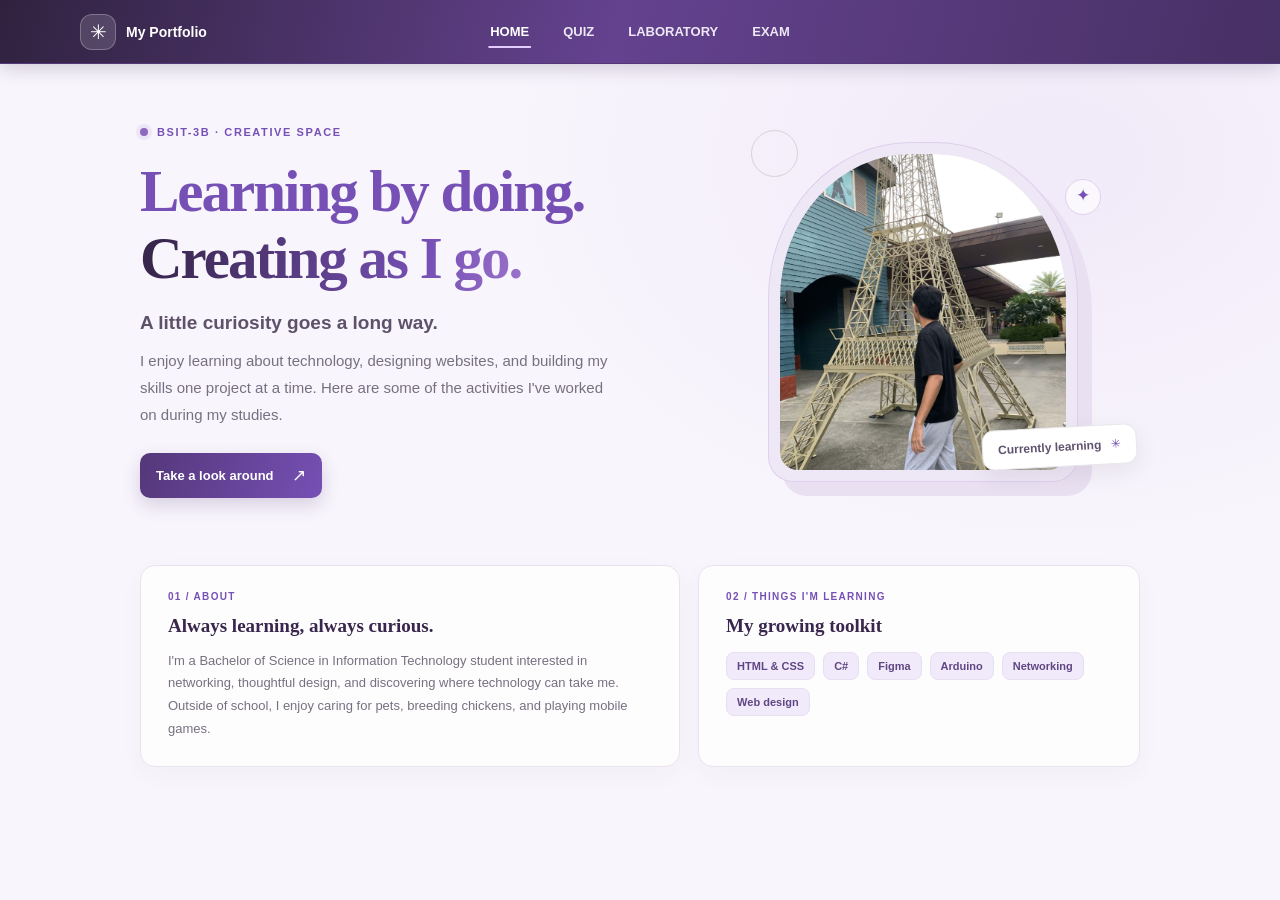
<file: index.html>
<!DOCTYPE html>
<html lang="en">
<head>
    <meta charset="UTF-8">
    <meta name="viewport" content="width=device-width, initial-scale=1.0">
    <meta name="theme-color" content="#f6f3fb">
    <meta name="description" content="A student portfolio featuring class activities, projects, and skills.">
    <title>My Portfolio</title>
    <link rel="stylesheet" href="portfolio.css">
    <script src="portfolio.js" defer></script>
</head>
<body>
    <header class="site-header">
        <a class="brand" href="#home" aria-label="My Portfolio home"><span class="brand-mark" aria-hidden="true">✳</span><span class="brand-name">My Portfolio</span></a>
        <nav aria-label="Portfolio sections">
            <a href="#home" class="active" aria-current="page">Home</a>
            <a href="#quiz">Quiz</a>
            <a href="#laboratory">Laboratory</a>
            <a href="#exam">Exam</a>
        </nav>
    </header>

    <main>
        <section id="home" class="page active-page">
            <div class="hero">
                <div class="hero-copy">
                    <p class="eyebrow"><span class="status-dot"></span> BSIT-3B · Creative space</p>
                    <h1>Learning by doing.<br><span>Creating as I go.</span></h1>
                    <h2>A little curiosity goes a long way.</h2>
                    <p class="intro-copy">
                        I enjoy learning about technology, designing websites, and building
                        my skills one project at a time. Here are some of the activities
                        I've worked on during my studies.
                    </p>
                    <a class="hero-link" href="#quiz">Take a look around <span aria-hidden="true">↗</span></a>
                </div>
                <div class="hero-art">
                    <div class="portrait-frame">
                        <img src="Gen.jpg.jpg" alt="Portfolio owner's portrait">
                    </div>
                    <span class="portrait-note">Currently learning <span aria-hidden="true">✳</span></span>
                </div>
            </div>

            <div class="home-details">
                <article class="detail-card">
                    <p class="card-label">01 / About</p>
                    <h2>Always learning, always curious.</h2>
                    <p>
                        I'm a Bachelor of Science in Information Technology student
                        interested in networking, thoughtful design, and discovering
                        where technology can take me. Outside of school, I enjoy caring
                        for pets, breeding chickens, and playing mobile games.
                    </p>
                </article>
                <article class="detail-card skills-card">
                    <p class="card-label">02 / Things I'm learning</p>
                    <h2>My growing toolkit</h2>
                    <ul class="skill-list">
                        <li>HTML &amp; CSS</li>
                        <li>C#</li>
                        <li>Figma</li>
                        <li>Arduino</li>
                        <li>Networking</li>
                        <li>Web design</li>
                    </ul>
                </article>
            </div>
        </section>

        <section id="quiz" class="page" hidden>
            <div class="content-page">
                <header class="section-heading">
                    <p class="eyebrow">MY CLASSWORK / 01</p>
                    <h1>Quiz <span>collection.</span></h1>
                    <p>A little snapshot of what I've been learning.</p>
                </header>
                <div class="works">
                    <article class="work">
                        <a class="work-link" href="Activities/Quiz 1.jpg" target="_blank" rel="noopener noreferrer">
                            <div class="work-image"><img src="Activities/Quiz 1.jpg" alt="Quiz 1 preview" loading="lazy"></div>
                            <div class="work-content"><h2>Quiz 1</h2><p>View full activity <span aria-hidden="true">↗</span></p></div>
                        </a>
                    </article>
                    <article class="work">
                        <a class="work-link" href="Activities/Quiz%202.jpg" target="_blank" rel="noopener noreferrer">
                            <div class="work-image"><img src="Activities/Quiz%202.jpg" alt="Quiz 2 preview" loading="lazy"></div>
                            <div class="work-content"><h2>Quiz 2</h2><p>View full activity <span aria-hidden="true">↗</span></p></div>
                        </a>
                    </article>
                    <article class="work">
                        <a class="work-link" href="Activities/Quiz%203.jpg" target="_blank" rel="noopener noreferrer">
                            <div class="work-image"><img src="Activities/Quiz%203.jpg" alt="Quiz 3 preview" loading="lazy"></div>
                            <div class="work-content"><h2>Quiz 3</h2><p>View full activity <span aria-hidden="true">↗</span></p></div>
                        </a>
                    </article>
                    <article class="work">
                        <a class="work-link" href="Activities/Quiz%204.jpg" target="_blank" rel="noopener noreferrer">
                            <div class="work-image"><img src="Activities/Quiz%204.jpg" alt="Quiz 4 preview" loading="lazy"></div>
                            <div class="work-content"><h2>Quiz 4</h2><p>View full activity <span aria-hidden="true">↗</span></p></div>
                        </a>
                    </article>
                    <article class="work">
                        <a class="work-link" href="Activities/Quiz%205.jpg" target="_blank" rel="noopener noreferrer">
                            <div class="work-image"><img src="Activities/Quiz%205.jpg" alt="Quiz 5 preview" loading="lazy"></div>
                            <div class="work-content"><h2>Quiz 5</h2><p>View full activity <span aria-hidden="true">↗</span></p></div>
                        </a>
                    </article>
                    <article class="work">
                        <a class="work-link" href="Activities/Long Quiz 1.jpg" target="_blank" rel="noopener noreferrer">
                            <div class="work-image"><img src="Activities/Long Quiz 1.jpg" alt="Long Quiz 1 preview" loading="lazy"></div>
                            <div class="work-content"><h2>Long Quiz 1</h2><p>View full activity <span aria-hidden="true">↗</span></p></div>
                        </a>
                    </article>
                    <article class="work">
                        <a class="work-link" href="Activities/Long Quiz 2.jpg" target="_blank" rel="noopener noreferrer">
                            <div class="work-image"><img src="Activities/Long Quiz 2.jpg" alt="Long Quiz 2 preview" loading="lazy"></div>
                            <div class="work-content"><h2>Long Quiz 2</h2><p>View full activity <span aria-hidden="true">↗</span></p></div>
                        </a>
                    </article>
                </div>
            </div>
        </section>

        <section id="laboratory" class="page" hidden>
            <div class="content-page">
                <header class="section-heading">
                    <p class="eyebrow">MY CLASSWORK / 02</p>
                    <h1>Laboratory <span>activities.</span></h1>
                    <p>Hands-on work and experiments from class.</p>
                </header>
                <div class="works">
                    <article class="work">
                        <a class="work-link" href="Activities/DeRaya_Lab1.pdf" target="_blank" rel="noopener noreferrer">
                            <div class="work-image document-image"><span class="document-icon">PDF</span></div>
                            <div class="work-content"><h2>Lab 1</h2><p>Open PDF document <span aria-hidden="true">↗</span></p></div>
                        </a>
                    </article>
                    <article class="work">
                        <a class="work-link" href="Activities/DeRaya_Lab2.pdf" target="_blank" rel="noopener noreferrer">
                            <div class="work-image document-image"><span class="document-icon">PDF</span></div>
                            <div class="work-content"><h2>Lab 2</h2><p>Open PDF document <span aria-hidden="true">↗</span></p></div>
                        </a>
                    </article>
                    <article class="work">
                        <a class="work-link" href="Activities/DeRaya_Lab3.jpg" target="_blank" rel="noopener noreferrer">
                            <div class="work-image"><img src="Activities/DeRaya_Lab3.jpg" alt="Lab 3 preview" loading="lazy"></div>
                            <div class="work-content"><h2>Lab 3</h2><p>View full activity <span aria-hidden="true">↗</span></p></div>
                        </a>
                    </article>
                </div>
            </div>
        </section>

        <section id="exam" class="page" hidden>
            <div class="content-page">
                <header class="section-heading">
                    <p class="eyebrow">MY CLASSWORK / 03</p>
                    <h1>Exam <span>Collections</span></h1>
                    <p>My exam activity and class notes.</p>
                </header>
                <div class="works">
                    <article class="work">
                        <a class="work-link" href="Activities/DeRaya_Prelim.jpg" target="_blank" rel="noopener noreferrer">
                            <div class="work-image"><img src="Activities/DeRaya_Prelim.jpg" alt="Prelim exam preview" loading="lazy"></div>
                            <div class="work-content"><h2>Prelim Exam</h2><p>View full activity <span aria-hidden="true">↗</span></p></div>
                        </a>
                    </article>
                    <article class="work">
                        <a class="work-link" href="Activities/DeRaya_Midterm.png" target="_blank" rel="noopener noreferrer">
                            <div class="work-image"><img src="Activities/DeRaya_Midterm.png" alt="Midterm exam preview" loading="lazy"></div>
                            <div class="work-content"><h2>Midterm Exam</h2><p>View full activity <span aria-hidden="true">↗</span></p></div>
                        </a>
                    </article>
                </div>
            </div>
        </section>
    </main>
</body>
</html>
</file>
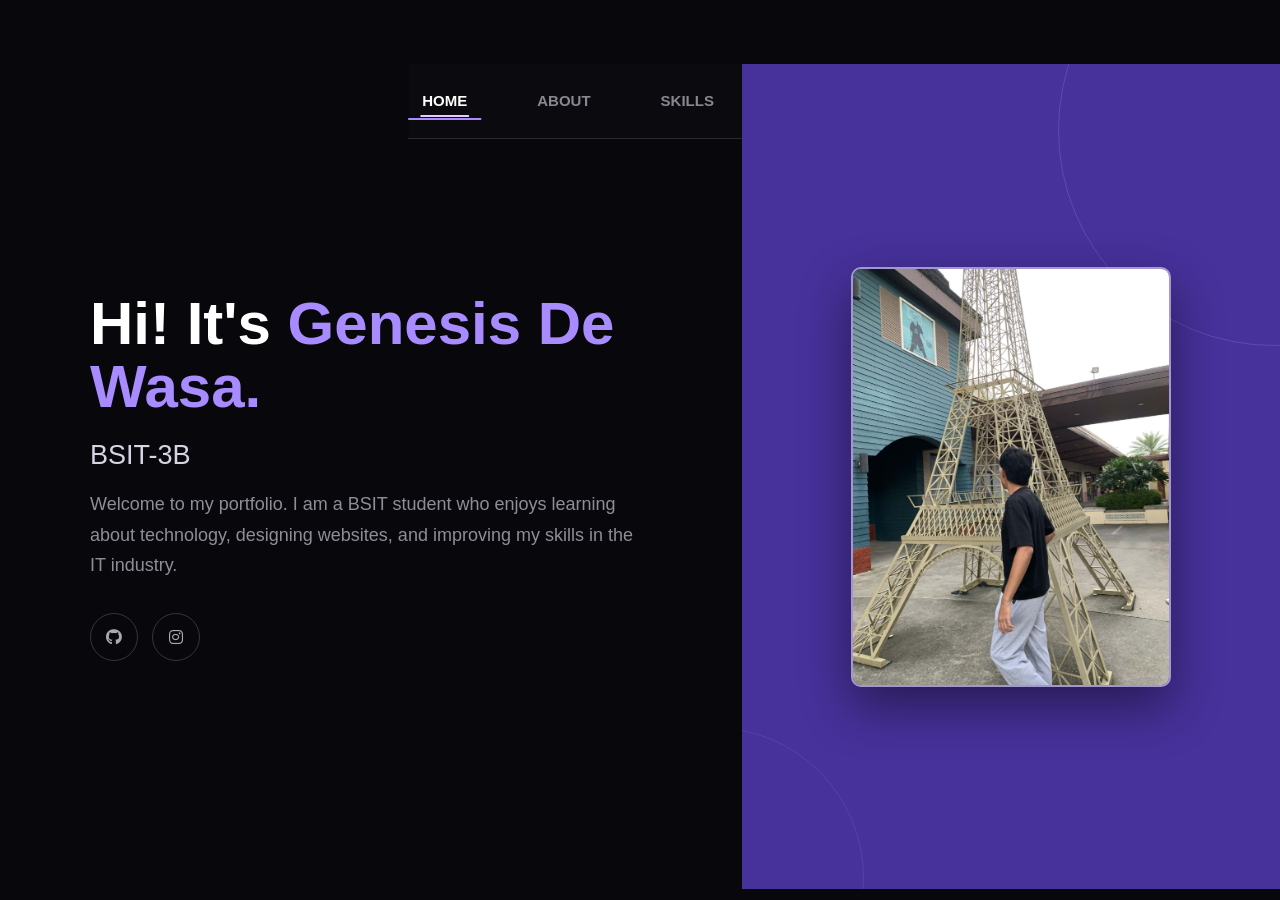
<file: De_Raya_Portfolio.html>
<!DOCTYPE html>
<html lang="en">

<head>

    <meta charset="UTF-8">
    <meta name="viewport" content="width=device-width, initial-scale=1.0">

    <title>De Raya Portfolio</title>

    <link rel="stylesheet" href="portfolio.css">

    <link rel="stylesheet"
        href="https://cdnjs.cloudflare.com/ajax/libs/font-awesome/6.5.2/css/all.min.css">

    <style>

        * {
            box-sizing: border-box;
        }

        body {
            margin: 0;
            font-family: Arial, sans-serif;
            background: #08080c;
            color: white;
        }

        nav {
            height: 75px;
            display: flex;
            justify-content: center;
            align-items: center;
            gap: 42px;
            background: #0b0b0f;
            border-bottom: 1px solid #292930;
        }

        nav a {
            color: #888891;
            text-decoration: none;
            font-size: 15px;
            font-weight: bold;
            padding-bottom: 9px;
            border-bottom: 2px solid transparent;
            cursor: pointer;
            transition: 0.3s;
        }

        nav a:hover {
            color: white;
        }

        nav a.active {
            color: white;
            border-bottom-color: #a88cff;
        }

        .page {
            display: none;
        }

        .active-page {
            display: block;
        }

        .home {
            min-height: calc(100vh - 75px);
            display: flex;
        }

        .text {
            width: 58%;
            padding: 70px 90px;
            display: flex;
            flex-direction: column;
            justify-content: center;
        }

        .title {
            color: #a88cff;
            font-size: 18px;
            font-weight: bold;
            letter-spacing: 3px;
            margin-bottom: 20px;
        }

        .text h1 {
            margin: 0;
            font-size: 60px;
            line-height: 1.05;
        }

        .text h1 span {
            color: #a88cff;
        }

        .text h2 {
            color: #d6d3e2;
            font-size: 27px;
            font-weight: normal;
            margin: 22px 0 18px;
        }

        .text p {
            max-width: 650px;
            margin: 0;
            color: #8e8e98;
            font-size: 18px;
            line-height: 1.7;
        }

        .social {
            margin-top: 32px;
        }

        .social a {
            display: inline-flex;
            justify-content: center;
            align-items: center;
            width: 48px;
            height: 48px;
            margin-right: 10px;
            color: #aaa;
            text-decoration: none;
            border: 1px solid #34343d;
            border-radius: 50%;
            transition: 0.3s;
        }

        .social a:hover {
            color: white;
            background: #7655d9;
            border-color: #7655d9;
        }

        .profile {
            width: 42%;
            background: #47319b;
            display: flex;
            justify-content: center;
            align-items: center;
            position: relative;
            overflow: hidden;
        }

        .profile::before {
            content: "";
            position: absolute;
            width: 430px;
            height: 430px;
            border: 1px solid rgba(255,255,255,0.12);
            border-radius: 50%;
            right: -210px;
            top: -150px;
        }

        .profile::after {
            content: "";
            position: absolute;
            width: 300px;
            height: 300px;
            border: 1px solid rgba(255,255,255,0.08);
            border-radius: 50%;
            left: -180px;
            bottom: -140px;
        }

        .profile img {
            width: 320px;
            height: 420px;
            object-fit: cover;
            border-radius: 10px;
            border: 2px solid rgba(255,255,255,0.5);
            position: relative;
            z-index: 2;
            box-shadow: 0 20px 50px rgba(0,0,0,0.45);
        }

        .container {
            width: 90%;
            max-width: 1200px;
            margin: 0 auto;
            padding: 65px 0;
        }

        .section-title {
            text-align: center;
            margin-bottom: 50px;
        }

        .section-title h1 {
            margin: 0;
            font-size: 48px;
        }

        .section-title span {
            color: #a88cff;
        }

        .section-title p {
            color: #888891;
            font-size: 16px;
            margin-top: 15px;
        }

        .about-box {
            background: #111118;
            border: 1px solid #292930;
            border-radius: 12px;
            padding: 40px;
            max-width: 900px;
            margin: auto;
        }

        .about-box h2 {
            margin-top: 0;
            font-size: 28px;
        }

        .about-box h2 span {
            color: #a88cff;
        }

        .about-box p {
            color: #999;
            font-size: 17px;
            line-height: 1.8;
            margin-bottom: 18px;
        }

        .skills {
            display: grid;
            grid-template-columns: repeat(2, 1fr);
            gap: 22px;
            max-width: 900px;
            margin: auto;
        }

        .skill {
            background: #111118;
            border: 1px solid #292930;
            border-radius: 12px;
            padding: 30px;
            transition: 0.3s;
        }

        .skill:hover {
            border-color: #7655d9;
            transform: translateY(-5px);
        }

        .skill h2 {
            margin-top: 0;
            font-size: 25px;
            color: white;
        }

        .skill h2 span {
            color: #a88cff;
        }

        .skill p {
            color: #999;
            font-size: 17px;
            line-height: 1.8;
            margin-bottom: 0;
        }

        .upload-box {
            background: #111118;
            border: 1px solid #292930;
            border-radius: 12px;
            padding: 35px;
            max-width: 900px;
            margin: 0 auto 35px;
        }

        .upload-box h2 {
            margin-top: 0;
            font-size: 28px;
        }

        .upload-box h2 span {
            color: #a88cff;
        }

        .upload-box p {
            color: #999;
            font-size: 16px;
            margin-bottom: 25px;
        }

        .upload-box input[type="file"] {
            width: 100%;
            padding: 12px;
            margin-bottom: 15px;
            color: #aaa;
            background: #08080c;
            border: 1px solid #292930;
            border-radius: 6px;
        }

        .upload-box input[type="text"] {
            width: 100%;
            padding: 14px;
            margin-bottom: 15px;
            color: white;
            background: #08080c;
            border: 1px solid #292930;
            border-radius: 6px;
            outline: none;
        }

        .upload-box input[type="text"]:focus {
            border-color: #7655d9;
        }

        .upload-box button {
            padding: 12px 20px;
            background: #7655d9;
            color: white;
            border: none;
            border-radius: 6px;
            font-size: 14px;
            font-weight: bold;
            cursor: pointer;
            transition: 0.3s;
        }

        .upload-box button:hover {
            background: #a88cff;
        }

        .works {
            display: grid;
            grid-template-columns: repeat(3, 1fr);
            gap: 25px;
        }

        .work {
            background: #111118;
            border: 1px solid #292930;
            border-radius: 10px;
            overflow: hidden;
            transition: 0.3s;
        }

        .work:hover {
            border-color: #7655d9;
            transform: translateY(-5px);
        }

        .work-image {
            width: 100%;
            height: 230px;
            background: #47319b;
            display: flex;
            justify-content: center;
            align-items: center;
            overflow: hidden;
        }

        .work-image img {
            width: 100%;
            height: 100%;
            object-fit: cover;
        }

        .work-content {
            padding: 20px;
        }

        .work-content h2 {
            margin: 0;
            font-size: 21px;
        }

        .work-content h2 span {
            color: #a88cff;
        }

        .delete-button {
            margin-top: 15px;
            padding: 9px 15px;
            background: #292930;
            color: white;
            border: none;
            border-radius: 5px;
            cursor: pointer;
            font-size: 13px;
        }

        .delete-button:hover {
            background: #7655d9;
        }

        @media (max-width: 800px) {

            nav {
                height: auto;
                padding: 18px 5px;
                gap: 18px;
            }

            nav a {
                font-size: 10px;
            }

            .home {
                flex-direction: column;
            }

            .text {
                width: 100%;
                padding: 55px 25px;
                text-align: center;
            }

            .title {
                font-size: 14px;
            }

            .text h1 {
                font-size: 42px;
            }

            .text h2 {
                font-size: 21px;
            }

            .text p {
                font-size: 15px;
                line-height: 1.7;
            }

            .profile {
                width: 100%;
                min-height: 430px;
            }

            .profile img {
                width: 220px;
                height: 300px;
            }

            .container {
                width: 90%;
                padding: 50px 0;
            }

            .section-title h1 {
                font-size: 38px;
            }

            .skills {
                grid-template-columns: 1fr;
            }

            .works {
                grid-template-columns: 1fr;
            }

            .about-box {
                padding: 25px;
            }

            .upload-box {
                padding: 25px;
            }
        }

    </style>

</head>

<script src="portfolio.js"></script>

<body>

    <nav>

        <a onclick="showPage('home', this)" class="active">
            HOME
        </a>

        <a onclick="showPage('about', this)">
            ABOUT
        </a>

        <a onclick="showPage('skills', this)">
            SKILLS
        </a>

        <a onclick="showPage('works', this)">
            MY WORK
        </a>

    </nav>

    <section id="home" class="page active-page">

        <div class="home">

            <div class="text">

                <h1>
                    Hi! It's <span>Genesis De Wasa.</span>
                </h1>

                <h2>
                    BSIT-3B
                </h2>

                <p>
                    Welcome to my portfolio. I am a BSIT student who
                    enjoys learning about technology, designing websites,
                    and improving my skills in the IT industry.
                </p>

                <div class="social">

                    <a href="https://github.com/GenesisDRY">
                        <i class="fa-brands fa-github"></i>
                    </a>

                    <a href="#">
                        <i class="fa-brands fa-instagram"></i>
                    </a>

                </div>

            </div>

            <div class="profile">

                <img src="Gen.jpg.jpg" alt="Profile">

            </div>

        </div>

    </section>

    <section id="about" class="page">

        <div class="container">

            <div class="section-title">

                <h1>
                    About <span>Me</span>
                </h1>

                <p>
                    Get to know more about me.
                </p>

            </div>

            <div class="about-box">

                <h2>
                    My <span>Bio</span>
                </h2>

                <p>
                    I'm Genesis De Raya, a BSIT-3B student taking Bachelor of Science in
                    Information Technology. I am interested in technology and I want to try
                    and explore new things so I can improve my knowledge and skills in the
                    IT industry.
                </p>

                <p>
                    Outside of school, I enjoy taking care of pets and breeding chickens in
                    a small setup. I also enjoy playing mobile games because it helps me
                    relax and reduce stress.
                </p>

                <p>
                    I am also interested in other things like networking, and learning how
                    good design and simple interfaces can make websites more entertaining
                    and enjoyable to use.
                </p>

                <p>
                    My goal is to continue improving my skills and learn more about myself,
                    especially to discover what I am good at and what I enjoy doing, so I
                    can use these in my future career and continue gaining more knowledge
                    in the IT industry.
                </p>

            </div>

        </div>

    </section>

<section id="skills" class="page">

    <div class="container">

        <div class="section-title">

            <h1>
                My <span>Skills</span>
            </h1>

            <p>
                Skills that I am currently learning and developing.
            </p>

        </div>

        <div class="about-box">

            <h2>
                My <span>Skills</span>
            </h2>

            <p>
                Basic knowledge of HTML, CSS, C#
            </p>

            <p>
                Still learning web design and development
            </p>

            <p>
                Willing to learn networking and improve my skills
            </p>

            <p>
                Still developing my problem-solving skills
            </p>

            <p>
                Open to learning new technologies
            </p>

            <p>
                Basic Knowledge of Arduino
            </p>

            <p>
                Basic Knowledge of Figma
            </p>

        </div>

    </div>

</section>
<section id="works" class="page">

    <div class="container">

        <div class="section-title">

            <h1>
                My <span>Work</span>
            </h1>

            <p>
                My previous projects and activities.
            </p>

        </div>

        <h2 class="my-work-title">
            My <span>Projects</span>
        </h2>

        <div class="works" id="projectList">

            <div class="work">
                <a href="De_Raya_Quiz1.jpg" target="_blank">
                    <div class="work-image">
                    </div>
                </a>
                <div class="work-content">
                    <h2>Quiz <span>1</span></h2>
                </div>
            </div>

            <div class="work">
                <a href="De_Raya_LAB1.pdf" target="_blank">
                    <div class="work-image">
                    </div>
                </a>
                <div class="work-content">
                    <h2>LAB <span>1</span></h2>
                </div>
            </div>

        </div>

    </div>

</section>
    <script>

        function showPage(pageId, link) {

            let pages = document.querySelectorAll(".page");

            pages.forEach(function(page) {
                page.classList.remove("active-page");
            });

            document.getElementById(pageId).classList.add("active-page");

            let links = document.querySelectorAll("nav a");

            links.forEach(function(navLink) {
                navLink.classList.remove("active");
            });

            link.classList.add("active");

            window.scrollTo(0, 0);
        }

    </script>

</body>

</html>
</file>
<file: portfolio.css>
* {
    box-sizing: border-box;
}

:root {
    color-scheme: light;
    font-family: "Trebuchet MS", "Segoe UI", Arial, sans-serif;
    background: #f8f5fc;
    color: #30243d;
    font-synthesis: none;
    text-rendering: optimizeLegibility;
    --violet: #7650b5;
    --violet-dark: #543779;
    --violet-soft: #f1eafa;
    --muted: #777080;
    --line: #e9e2f0;
}

html {
    min-width: 320px;
    min-height: 100%;
    scroll-behavior: smooth;
}

body {
    min-height: 100vh;
    margin: 0;
    padding-top: 64px;
    background:
        radial-gradient(ellipse at 82% 18%, rgba(216, 198, 239, 0.24), transparent 34rem),
        #f8f5fc;
}

.site-header {
    position: fixed;
    z-index: 5;
    top: 0;
    left: 0;
    display: flex;
    width: 100%;
    min-height: 64px;
    align-items: center;
    justify-content: space-between;
    gap: 20px;
    padding: 10px max(24px, calc((100% - 1120px) / 2));
    border-bottom: 1px solid #543879;
    background: linear-gradient(105deg, #30223f 0%, #64428f 48%, #473064 100%);
    box-shadow: 0 4px 18px rgba(49, 31, 72, 0.2);
    backdrop-filter: blur(12px);
}

.brand {
    display: inline-flex;
    align-items: center;
    gap: 10px;
    color: #fff;
    font-size: 14px;
    font-weight: 700;
    text-decoration: none;
}

.brand-mark {
    display: grid;
    width: 36px;
    height: 36px;
    place-items: center;
    border: 1px solid rgba(255, 255, 255, 0.25);
    border-radius: 12px;
    background: rgba(255, 255, 255, 0.14);
    color: #fff;
    font-size: 20px;
    transition: transform 0.3s ease, background 0.3s ease;
}

.brand:hover .brand-mark {
    transform: rotate(45deg);
    background: rgba(255, 255, 255, 0.25);
}

nav {
    position: absolute;
    left: 50%;
    display: flex;
    align-items: center;
    gap: 6px;
    transform: translateX(-50%);
}

nav a {
    position: relative;
    padding: 10px 14px;
    color: #eee7f5;
    font-size: 13px;
    font-weight: 700;
    text-decoration: none;
    text-transform: uppercase;
    transition: color 0.2s ease, background 0.2s ease, transform 0.2s ease;
}

nav a:hover {
    color: #fff;
}

nav a.active {
    color: #fff;
}

nav a.active::after {
    position: absolute;
    right: 12px;
    bottom: 1px;
    left: 12px;
    height: 2px;
    border-radius: 2px;
    background: #e3ccff;
    content: "";
}

a:focus-visible {
    outline: 3px solid #a77be3;
    outline-offset: 3px;
}

.page[hidden] {
    display: none;
}

.hero,
.home-details,
.content-page {
    width: min(1000px, calc(100% - 48px));
    margin-right: auto;
    margin-left: auto;
}

.page.active-page {
    animation: pageEnter 0.42s cubic-bezier(0.2, 0.75, 0.25, 1) both;
}

.page.active-page .work {
    animation: cardEnter 0.42s cubic-bezier(0.2, 0.75, 0.25, 1) both;
}

.page.active-page .work:nth-child(3n + 2) {
    animation-delay: 55ms;
}

.page.active-page .work:nth-child(3n) {
    animation-delay: 100ms;
}

.hero {
    display: grid;
    min-height: 480px;
    grid-template-columns: 1.08fr 0.92fr;
    align-items: center;
    gap: 56px;
    padding-top: 37px;
    padding-bottom: 42px;
}

.hero-copy {
    padding: 25px 0;
    animation: arrive 0.5s ease both;
}

.eyebrow {
    display: flex;
    align-items: center;
    gap: 9px;
    margin: 0 0 20px;
    color: var(--violet);
    font-size: 11px;
    font-weight: 800;
    letter-spacing: 1.6px;
    text-transform: uppercase;
}

.status-dot {
    width: 8px;
    height: 8px;
    border-radius: 50%;
    background: #8c67bd;
    box-shadow: 0 0 0 4px #eee6f6;
}

.hero h1 {
    margin: 0;
    color: var(--violet);
    font-family: Georgia, "Times New Roman", serif;
    font-size: clamp(39px, 5.2vw, 59px);
    font-weight: 700;
    letter-spacing: -2px;
    line-height: 1.14;
}

.hero h1 span {
    display: inline-block;
    color: #38264d;
    background: linear-gradient(100deg, #38264d 5%, #7650b5 75%, #9a72ca 100%);
    background-clip: text;
    -webkit-text-fill-color: transparent;
}

.hero h2 {
    margin: 19px 0 13px;
    color: #5e526a;
    font-size: 19px;
    font-weight: 600;
}

.intro-copy {
    max-width: 470px;
    margin: 0;
    color: var(--muted);
    font-size: 15px;
    line-height: 1.8;
}

.hero-link {
    display: inline-flex;
    align-items: center;
    gap: 18px;
    margin-top: 25px;
    padding: 12px 16px;
    border-radius: 10px;
    background: linear-gradient(110deg, var(--violet-dark), var(--violet));
    color: white;
    font-size: 13px;
    font-weight: 700;
    text-decoration: none;
    box-shadow: 0 7px 18px rgba(84, 55, 121, 0.2);
    transition: transform 0.2s ease, box-shadow 0.2s ease;
}

.hero-link:hover {
    transform: translateY(-2px);
    box-shadow: 0 10px 24px rgba(84, 55, 121, 0.27);
}

.hero-link span {
    font-size: 17px;
}

.hero-art {
    position: relative;
    display: grid;
    min-height: 370px;
    place-items: center;
}

.portrait-frame {
    position: relative;
    width: min(310px, 80%);
    height: 340px;
    padding: 11px;
    border: 1px solid #ded0ee;
    border-radius: 46% 46% 25px 25px;
    background: #eee7f6;
    box-shadow: 14px 14px 0 #e9e0f2;
    transform: rotate(2deg);
    animation: arrive 0.6s 0.08s ease both;
}

.portrait-frame::before {
    position: absolute;
    z-index: -1;
    top: -13px;
    left: -18px;
    width: 45px;
    height: 45px;
    border: 1px solid #d5d3d8;
    border-radius: 50%;
    content: "";
}

.portrait-frame::after {
    position: absolute;
    z-index: 2;
    top: 36px;
    right: -24px;
    width: 34px;
    height: 34px;
    border: 1px solid #ded2ec;
    border-radius: 50%;
    background: #faf8fc;
    content: "✦";
    color: var(--violet);
    font-size: 17px;
    line-height: 32px;
    text-align: center;
}

.portrait-frame img {
    width: 100%;
    height: 100%;
    border-radius: 46% 46% 18px 18px;
    background: #d7d5da;
    object-fit: cover;
    object-position: center;
}

.portrait-note {
    position: absolute;
    right: 3px;
    bottom: 30px;
    padding: 12px 15px;
    border: 1px solid #e8e7eb;
    border-radius: 12px;
    background: #fff;
    color: #5f526d;
    font-size: 12px;
    font-weight: 700;
    box-shadow: 0 8px 24px rgba(25, 20, 32, 0.07);
    transform: rotate(-3deg);
    transition: transform 0.2s ease;
}

.portrait-frame:hover ~ .portrait-note {
    transform: rotate(0) translateY(-3px);
}

.portrait-note span {
    margin-left: 6px;
    color: var(--violet);
}

.home-details {
    display: grid;
    grid-template-columns: 1.1fr 0.9fr;
    gap: 18px;
    padding-bottom: 30px;
}

.detail-card {
    padding: 25px 27px;
    border: 1px solid var(--line);
    border-radius: 15px;
    background: rgba(255, 255, 255, 0.82);
    box-shadow: 0 8px 24px rgba(67, 43, 101, 0.035);
    transition: transform 0.22s ease, border-color 0.22s ease, box-shadow 0.22s ease;
}

.detail-card:hover {
    transform: translateY(-3px);
    border-color: #d7c6e9;
    box-shadow: 0 12px 28px rgba(67, 43, 101, 0.08);
}

.card-label {
    margin: 0 0 13px;
    color: var(--violet);
    font-size: 10px;
    font-weight: 800;
    letter-spacing: 1.3px;
    text-transform: uppercase;
}

.detail-card h2 {
    margin: 0 0 10px;
    color: #38264d;
    font-family: Georgia, "Times New Roman", serif;
    font-size: 19px;
}

.detail-card > p:last-child {
    margin-bottom: 0;
    color: var(--muted);
    font-size: 13px;
    line-height: 1.75;
}

.skill-list {
    display: flex;
    flex-wrap: wrap;
    gap: 8px;
    margin: 15px 0 0;
    padding: 0;
    list-style: none;
}

.skill-list li {
    padding: 7px 10px;
    border: 1px solid #e8def2;
    border-radius: 8px;
    background: var(--violet-soft);
    color: #604784;
    font-size: 11px;
    font-weight: 700;
}

.content-page {
    min-height: calc(100vh - 105px);
    padding-top: 53px;
    padding-bottom: 30px;
}

.section-heading {
    margin: 0 0 29px;
}

.section-heading .eyebrow {
    margin-bottom: 11px;
}

.section-heading h1 {
    margin: 0;
    color: var(--violet-dark);
    font-family: Georgia, "Times New Roman", serif;
    font-size: clamp(36px, 5vw, 49px);
    letter-spacing: -1.6px;
}

.section-heading > p:last-child {
    margin: 10px 0 0;
    color: var(--muted);
    font-size: 14px;
}

.works {
    display: grid;
    grid-template-columns: repeat(3, minmax(0, 1fr));
    gap: 17px;
}

.work:nth-child(3n + 2) {
    transition-delay: 35ms;
}

.work:nth-child(3n) {
    transition-delay: 70ms;
}

.work {
    overflow: hidden;
    border: 1px solid #e9e2f0;
    border-radius: 13px;
    background: #fff;
    box-shadow: 0 5px 16px rgba(67, 43, 101, 0.045);
    transition: transform 0.22s ease, border-color 0.22s ease, box-shadow 0.22s ease, background 0.22s ease;
}

.work:hover {
    transform: translateY(-4px);
    border-color: #cdb9e4;
    box-shadow: 0 12px 25px rgba(67, 43, 101, 0.12);
}

.work-link {
    display: block;
    height: 100%;
    color: inherit;
    text-decoration: none;
}

.work-image {
    position: relative;
    display: grid;
    height: 190px;
    overflow: hidden;
    place-items: center;
    background: #eee8f5;
}

.work-image img {
    width: 100%;
    height: 100%;
    object-fit: cover;
    transition: transform 0.35s ease;
}

.work-link:hover .work-image img {
    transform: scale(1.045);
}

.document-image {
    background: linear-gradient(140deg, #f3eef9, #e4d8f1);
}

.document-icon {
    display: grid;
    width: 65px;
    height: 76px;
    place-items: center;
    border: 1px solid #ded0ee;
    border-radius: 10px;
    background: #fff;
    color: var(--violet-dark);
    font-size: 17px;
    font-weight: 800;
    box-shadow: 0 8px 18px rgba(84, 55, 121, 0.12);
}

.work-content {
    padding: 14px 16px 16px;
}

.work-content h2 {
    margin: 0 0 8px;
    color: var(--violet-dark);
    font-family: Georgia, "Times New Roman", serif;
    font-size: 16px;
}

.work-content p {
    display: flex;
    justify-content: space-between;
    margin: 0;
    color: var(--muted);
    font-size: 11px;
}

.work-content p span {
    color: var(--violet);
    font-size: 14px;
}

.page-footer {
    padding: 15px 0;
    color: #92899d;
    font-size: 11px;
    text-align: center;
}

.page-footer span {
    margin: 0 4px;
    color: #77737d;
}

@keyframes arrive {
    from {
        opacity: 0;
        transform: translateY(9px);
    }

    to {
        opacity: 1;
        transform: translateY(0);
    }
}

@keyframes pageEnter {
    from {
        opacity: 0;
        transform: translateY(10px);
    }

    @keyframes cardEnter {
        from {
            opacity: 0;
            transform: translateY(12px);
        }

        to {
            opacity: 1;
            transform: translateY(0);
        }
    }

    to {
        opacity: 1;
        transform: translateY(0);
    }
}

@media (max-width: 760px) {
    .site-header {
        min-height: 60px;
        padding-right: 12px;
        padding-left: 12px;
    }

    .brand-name {
        display: none;
    }

    nav {
        gap: 2px;
    }

    nav a {
        padding: 10px 12px;
        font-size: 11px;
    }

    .hero {
        min-height: 0;
        grid-template-columns: 1fr 0.8fr;
        gap: 20px;
        padding-top: 52px;
    }

    .hero h1 {
        font-size: clamp(40px, 7vw, 55px);
        letter-spacing: -2px;
    }

    .hero-art {
        min-height: 300px;
    }

    .portrait-frame {
        width: min(255px, 90%);
        height: 290px;
    }

    .home-details {
        grid-template-columns: 1fr;
    }

    .works {
        grid-template-columns: repeat(2, minmax(0, 1fr));
    }
}

@media (max-width: 520px) {
    body {
        padding-top: 60px;
    }

    .site-header {
        gap: 6px;
        padding-right: 8px;
        padding-left: 10px;
    }

    .brand {
        display: none;
    }

    nav {
        width: 100%;
        justify-content: space-around;
    }

    nav a {
        padding: 10px 8px;
        font-size: 9px;
    }

    .hero,
    .home-details,
    .content-page {
        width: calc(100% - 34px);
    }

    .hero {
        grid-template-columns: 1fr;
        gap: 7px;
        padding-top: 44px;
    }

    .hero-copy {
        text-align: center;
    }

    .hero-copy .eyebrow {
        justify-content: center;
    }

    .hero h1 {
        font-size: 48px;
    }

    .hero h2 {
        font-size: 17px;
    }

    .intro-copy {
        margin: 0 auto;
        font-size: 14px;
    }

    .hero-art {
        min-height: 310px;
    }

    .portrait-frame {
        width: 225px;
        height: 275px;
    }

    .portrait-note {
        right: 2%;
        bottom: 18px;
    }

    .detail-card {
        padding: 21px;
    }

    .content-page {
        padding-top: 40px;
    }

    .works {
        grid-template-columns: 1fr;
        gap: 14px;
    }

    .work-image {
        height: 220px;
    }
}

@media (prefers-reduced-motion: reduce) {
    *,
    *::before,
    *::after {
        scroll-behavior: auto !important;
        animation-duration: 0.01ms !important;
        transition-duration: 0.01ms !important;
    }
}
</file>
